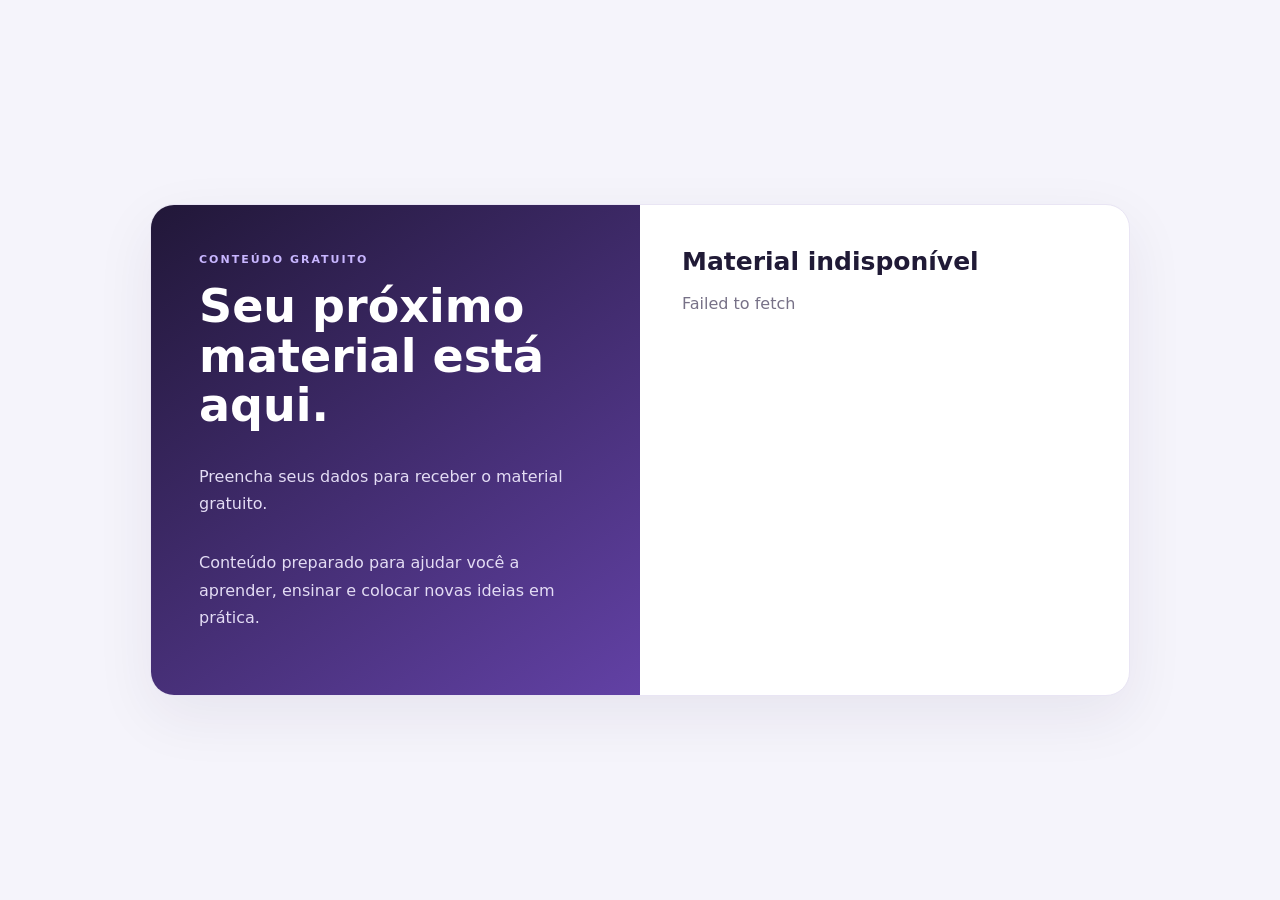
<file: captura.html>
<!doctype html>
<html lang="pt-BR">
<head>
<meta charset="utf-8"><meta name="viewport" content="width=device-width,initial-scale=1">
<meta name="theme-color" content="#171329"><title>Material gratuito | VIRAL SALES AI</title>
<style>
:root{font-family:Inter,system-ui,-apple-system,Segoe UI,sans-serif;color:#201a36;background:#f5f4fb}*{box-sizing:border-box}body{margin:0;min-height:100vh;display:grid;place-items:center;padding:24px}.shell{width:min(100%,980px);display:grid;grid-template-columns:1fr 1fr;background:#fff;border:1px solid #e9e5f4;border-radius:24px;overflow:hidden;box-shadow:0 20px 60px #25164b12}.visual{background:linear-gradient(145deg,#211738,#6241a5);color:#fff;padding:48px;display:flex;flex-direction:column;justify-content:center}.eyebrow{font-size:11px;letter-spacing:2px;font-weight:800;color:#c8b6ff}.visual h1{font-size:clamp(30px,4vw,46px);line-height:1.08;margin:16px 0}.visual p{color:#e3dcf4;line-height:1.7}.form{padding:42px}.form h2{margin:0 0 8px;font-size:25px}.muted{color:#777187;line-height:1.5}.field{display:block;margin:17px 0;font-size:13px;font-weight:700}.field input{display:block;width:100%;margin-top:7px;padding:14px;border:1px solid #ddd7eb;border-radius:10px;font:inherit;font-weight:400}.consent{display:flex;gap:10px;align-items:flex-start;font-size:12px;color:#625c70;line-height:1.5;margin:18px 0}.consent input{margin-top:3px}.btn{width:100%;border:0;border-radius:11px;background:#704ee0;color:#fff;font-weight:800;padding:15px;font-size:15px;cursor:pointer}.btn:disabled{opacity:.6;cursor:wait}.message{font-size:13px;line-height:1.5;margin-top:16px}.success{background:#f1edff;padding:18px;border-radius:12px}.success a{color:#5e3bc5;font-weight:800;display:inline-block;margin-top:12px}.hp{position:absolute;left:-9999px}@media(max-width:720px){.shell{grid-template-columns:1fr}.visual,.form{padding:30px}}
</style>
</head>
<body>
<main class="shell">
<section class="visual"><span class="eyebrow">CONTEÚDO GRATUITO</span><h1 id="title">Seu próximo material está aqui.</h1><p id="description">Preencha seus dados para receber o material gratuito.</p><p>Conteúdo preparado para ajudar você a aprender, ensinar e colocar novas ideias em prática.</p></section>
<section class="form"><div id="form-area"><h2>Receba seu material gratuito</h2><p class="muted">Informe seus dados. O link para acessar o material será apresentado após o cadastro.</p>
<form id="lead-form">
<label class="field">Seu nome<input name="name" autocomplete="name" required maxlength="120" placeholder="Como podemos chamar você?"></label>
<label class="field">E-mail<input name="email" type="email" autocomplete="email" maxlength="254" placeholder="voce@email.com"></label>
<label class="field">WhatsApp<input name="whatsapp" type="tel" autocomplete="tel" maxlength="30" placeholder="(DDD) 99999-9999"></label>
<label class="hp" aria-hidden="true">Website<input name="website" tabindex="-1" autocomplete="off"></label>
<label class="consent"><input name="consent" type="checkbox" required><span>Quero receber o material solicitado e aceito receber conteúdos e ofertas relacionados. Sei que posso cancelar essas comunicações a qualquer momento.</span></label>
<button class="btn" id="submit" type="submit">Quero receber gratuitamente</button><p class="message muted" id="message" aria-live="polite">Seus dados serão usados para entregar o material e registrar seu pedido.</p>
</form></div></section>
</main>
<script>
const API="https://nuyzvpkvawixidotuuio.supabase.co/functions/v1/vsa-lead-capture";
const slug=new URLSearchParams(location.search).get("slug")||"";
const form=document.querySelector("#lead-form"),button=document.querySelector("#submit"),message=document.querySelector("#message");
let magnet=null;
const attribution=()=>{const q=new URLSearchParams(location.search);return{source:q.get("utm_source")||"direct",medium:q.get("utm_medium")||"",campaign:q.get("utm_campaign")||"",content:q.get("utm_content")||"",term:q.get("utm_term")||"",referrer:document.referrer||""}};
(async()=>{try{const r=await fetch(API+"?slug="+encodeURIComponent(slug));const d=await r.json();if(!r.ok)throw new Error(d.error||"Material não encontrado.");magnet=d.lead_magnet;document.title=magnet.title+" | Material gratuito";document.querySelector("#title").textContent=magnet.title;document.querySelector("#description").textContent=magnet.description||"Cadastre-se gratuitamente para acessar este material."}catch(e){document.querySelector("#form-area").innerHTML='<h2>Material indisponível</h2><p class="muted">'+e.message+'</p>'}})();
form.addEventListener("submit",async e=>{e.preventDefault();if(!magnet)return;const data=Object.fromEntries(new FormData(form));button.disabled=true;button.textContent="Enviando...";message.textContent="Registrando seu pedido com segurança...";try{const r=await fetch(API,{method:"POST",headers:{"Content-Type":"application/json"},body:JSON.stringify({...data,slug,attribution:attribution()})});const d=await r.json();if(!r.ok)throw new Error(d.error||"Não foi possível concluir.");document.querySelector("#form-area").innerHTML='<div class="success"><h2>Cadastro realizado!</h2><p class="muted">'+(d.message||"Seu material está pronto.")+'</p><a href="'+d.asset_url+'" target="_blank" rel="noopener">ABRIR MEU MATERIAL ↗</a></div>'}catch(err){message.textContent=err.message;button.disabled=false;button.textContent="Quero receber gratuitamente"}});
</script>
</body></html>
</file>
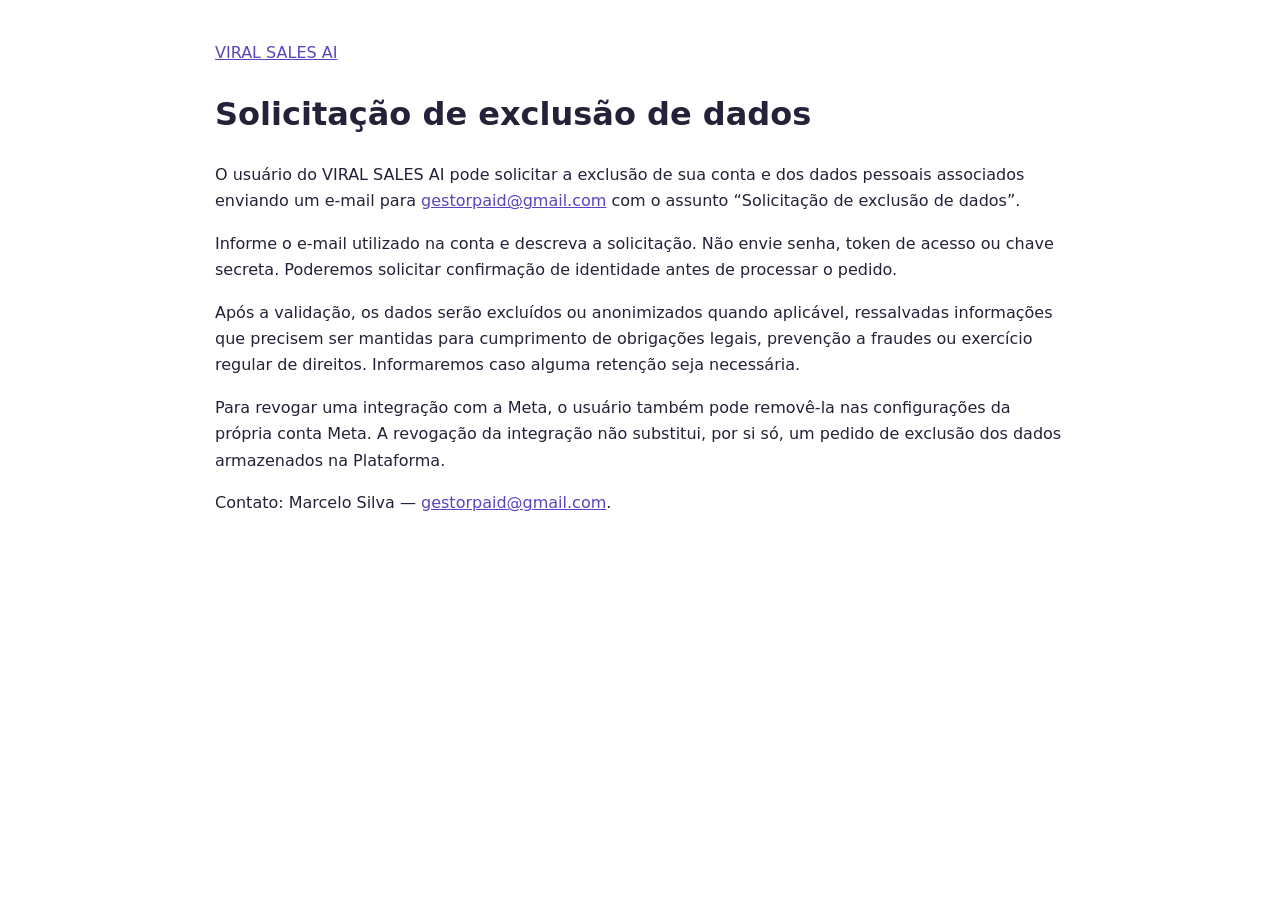
<file: data-deletion.html>
<!doctype html>
<html lang="pt-BR"><head><meta charset="utf-8"><meta name="viewport" content="width=device-width,initial-scale=1"><title>Exclusão de Dados — VIRAL SALES AI</title><style>body{font:16px/1.65 system-ui,sans-serif;max-width:850px;margin:40px auto;padding:0 20px;color:#242238}a{color:#5b45bd}</style></head><body>
<p><a href="./index.html">VIRAL SALES AI</a></p>
<h1>Solicitação de exclusão de dados</h1>
<p>O usuário do VIRAL SALES AI pode solicitar a exclusão de sua conta e dos dados pessoais associados enviando um e-mail para <a href="mailto:gestorpaid@gmail.com?subject=Solicita%C3%A7%C3%A3o%20de%20exclus%C3%A3o%20de%20dados">gestorpaid@gmail.com</a> com o assunto “Solicitação de exclusão de dados”.</p>
<p>Informe o e-mail utilizado na conta e descreva a solicitação. Não envie senha, token de acesso ou chave secreta. Poderemos solicitar confirmação de identidade antes de processar o pedido.</p>
<p>Após a validação, os dados serão excluídos ou anonimizados quando aplicável, ressalvadas informações que precisem ser mantidas para cumprimento de obrigações legais, prevenção a fraudes ou exercício regular de direitos. Informaremos caso alguma retenção seja necessária.</p>
<p>Para revogar uma integração com a Meta, o usuário também pode removê-la nas configurações da própria conta Meta. A revogação da integração não substitui, por si só, um pedido de exclusão dos dados armazenados na Plataforma.</p>
<p>Contato: Marcelo Silva — <a href="mailto:gestorpaid@gmail.com">gestorpaid@gmail.com</a>.</p>
</body></html>
</file>
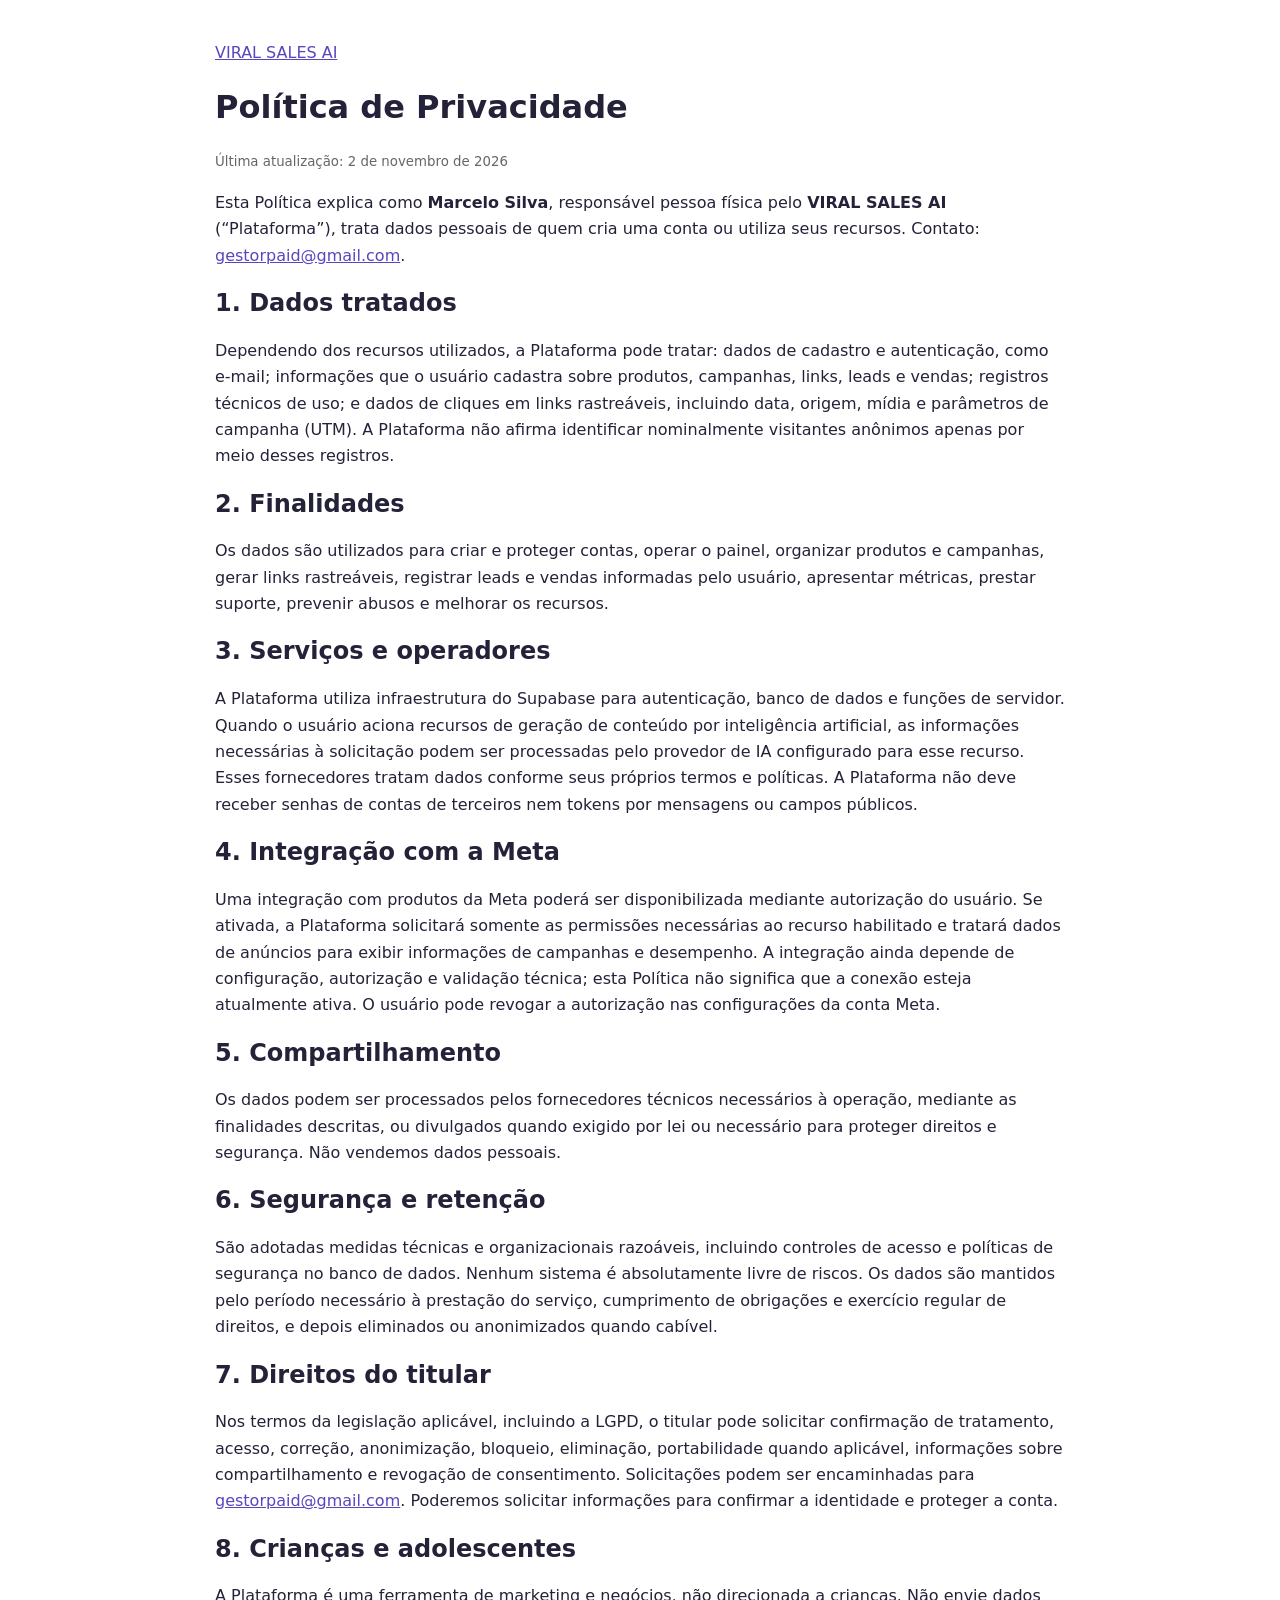
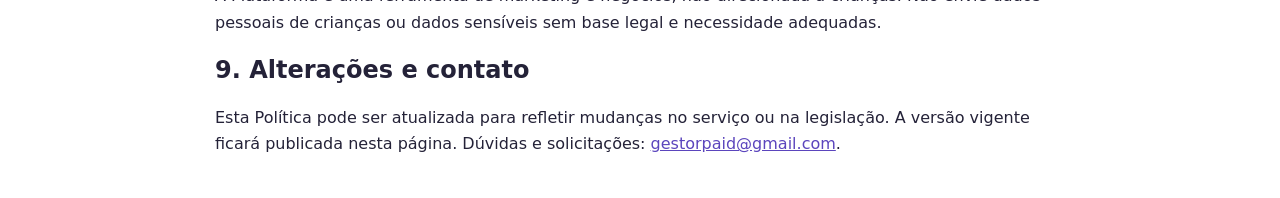
<file: privacy.html>
<!doctype html>
<html lang="pt-BR"><head><meta charset="utf-8"><meta name="viewport" content="width=device-width,initial-scale=1"><title>Política de Privacidade — VIRAL SALES AI</title><style>body{font:16px/1.65 system-ui,sans-serif;max-width:850px;margin:40px auto;padding:0 20px;color:#242238}h1,h2{line-height:1.2}a{color:#5b45bd}small{color:#666}</style></head><body>
<p><a href="./index.html">VIRAL SALES AI</a></p>
<h1>Política de Privacidade</h1><p><small>Última atualização: 2 de novembro de 2026</small></p>
<p>Esta Política explica como <strong>Marcelo Silva</strong>, responsável pessoa física pelo <strong>VIRAL SALES AI</strong> (“Plataforma”), trata dados pessoais de quem cria uma conta ou utiliza seus recursos. Contato: <a href="mailto:gestorpaid@gmail.com">gestorpaid@gmail.com</a>.</p>
<h2>1. Dados tratados</h2>
<p>Dependendo dos recursos utilizados, a Plataforma pode tratar: dados de cadastro e autenticação, como e-mail; informações que o usuário cadastra sobre produtos, campanhas, links, leads e vendas; registros técnicos de uso; e dados de cliques em links rastreáveis, incluindo data, origem, mídia e parâmetros de campanha (UTM). A Plataforma não afirma identificar nominalmente visitantes anônimos apenas por meio desses registros.</p>
<h2>2. Finalidades</h2>
<p>Os dados são utilizados para criar e proteger contas, operar o painel, organizar produtos e campanhas, gerar links rastreáveis, registrar leads e vendas informadas pelo usuário, apresentar métricas, prestar suporte, prevenir abusos e melhorar os recursos.</p>
<h2>3. Serviços e operadores</h2>
<p>A Plataforma utiliza infraestrutura do Supabase para autenticação, banco de dados e funções de servidor. Quando o usuário aciona recursos de geração de conteúdo por inteligência artificial, as informações necessárias à solicitação podem ser processadas pelo provedor de IA configurado para esse recurso. Esses fornecedores tratam dados conforme seus próprios termos e políticas. A Plataforma não deve receber senhas de contas de terceiros nem tokens por mensagens ou campos públicos.</p>
<h2>4. Integração com a Meta</h2>
<p>Uma integração com produtos da Meta poderá ser disponibilizada mediante autorização do usuário. Se ativada, a Plataforma solicitará somente as permissões necessárias ao recurso habilitado e tratará dados de anúncios para exibir informações de campanhas e desempenho. A integração ainda depende de configuração, autorização e validação técnica; esta Política não significa que a conexão esteja atualmente ativa. O usuário pode revogar a autorização nas configurações da conta Meta.</p>
<h2>5. Compartilhamento</h2>
<p>Os dados podem ser processados pelos fornecedores técnicos necessários à operação, mediante as finalidades descritas, ou divulgados quando exigido por lei ou necessário para proteger direitos e segurança. Não vendemos dados pessoais.</p>
<h2>6. Segurança e retenção</h2>
<p>São adotadas medidas técnicas e organizacionais razoáveis, incluindo controles de acesso e políticas de segurança no banco de dados. Nenhum sistema é absolutamente livre de riscos. Os dados são mantidos pelo período necessário à prestação do serviço, cumprimento de obrigações e exercício regular de direitos, e depois eliminados ou anonimizados quando cabível.</p>
<h2>7. Direitos do titular</h2>
<p>Nos termos da legislação aplicável, incluindo a LGPD, o titular pode solicitar confirmação de tratamento, acesso, correção, anonimização, bloqueio, eliminação, portabilidade quando aplicável, informações sobre compartilhamento e revogação de consentimento. Solicitações podem ser encaminhadas para <a href="mailto:gestorpaid@gmail.com">gestorpaid@gmail.com</a>. Poderemos solicitar informações para confirmar a identidade e proteger a conta.</p>
<h2>8. Crianças e adolescentes</h2>
<p>A Plataforma é uma ferramenta de marketing e negócios, não direcionada a crianças. Não envie dados pessoais de crianças ou dados sensíveis sem base legal e necessidade adequadas.</p>
<h2>9. Alterações e contato</h2>
<p>Esta Política pode ser atualizada para refletir mudanças no serviço ou na legislação. A versão vigente ficará publicada nesta página. Dúvidas e solicitações: <a href="mailto:gestorpaid@gmail.com">gestorpaid@gmail.com</a>.</p>
</body></html>
</file>
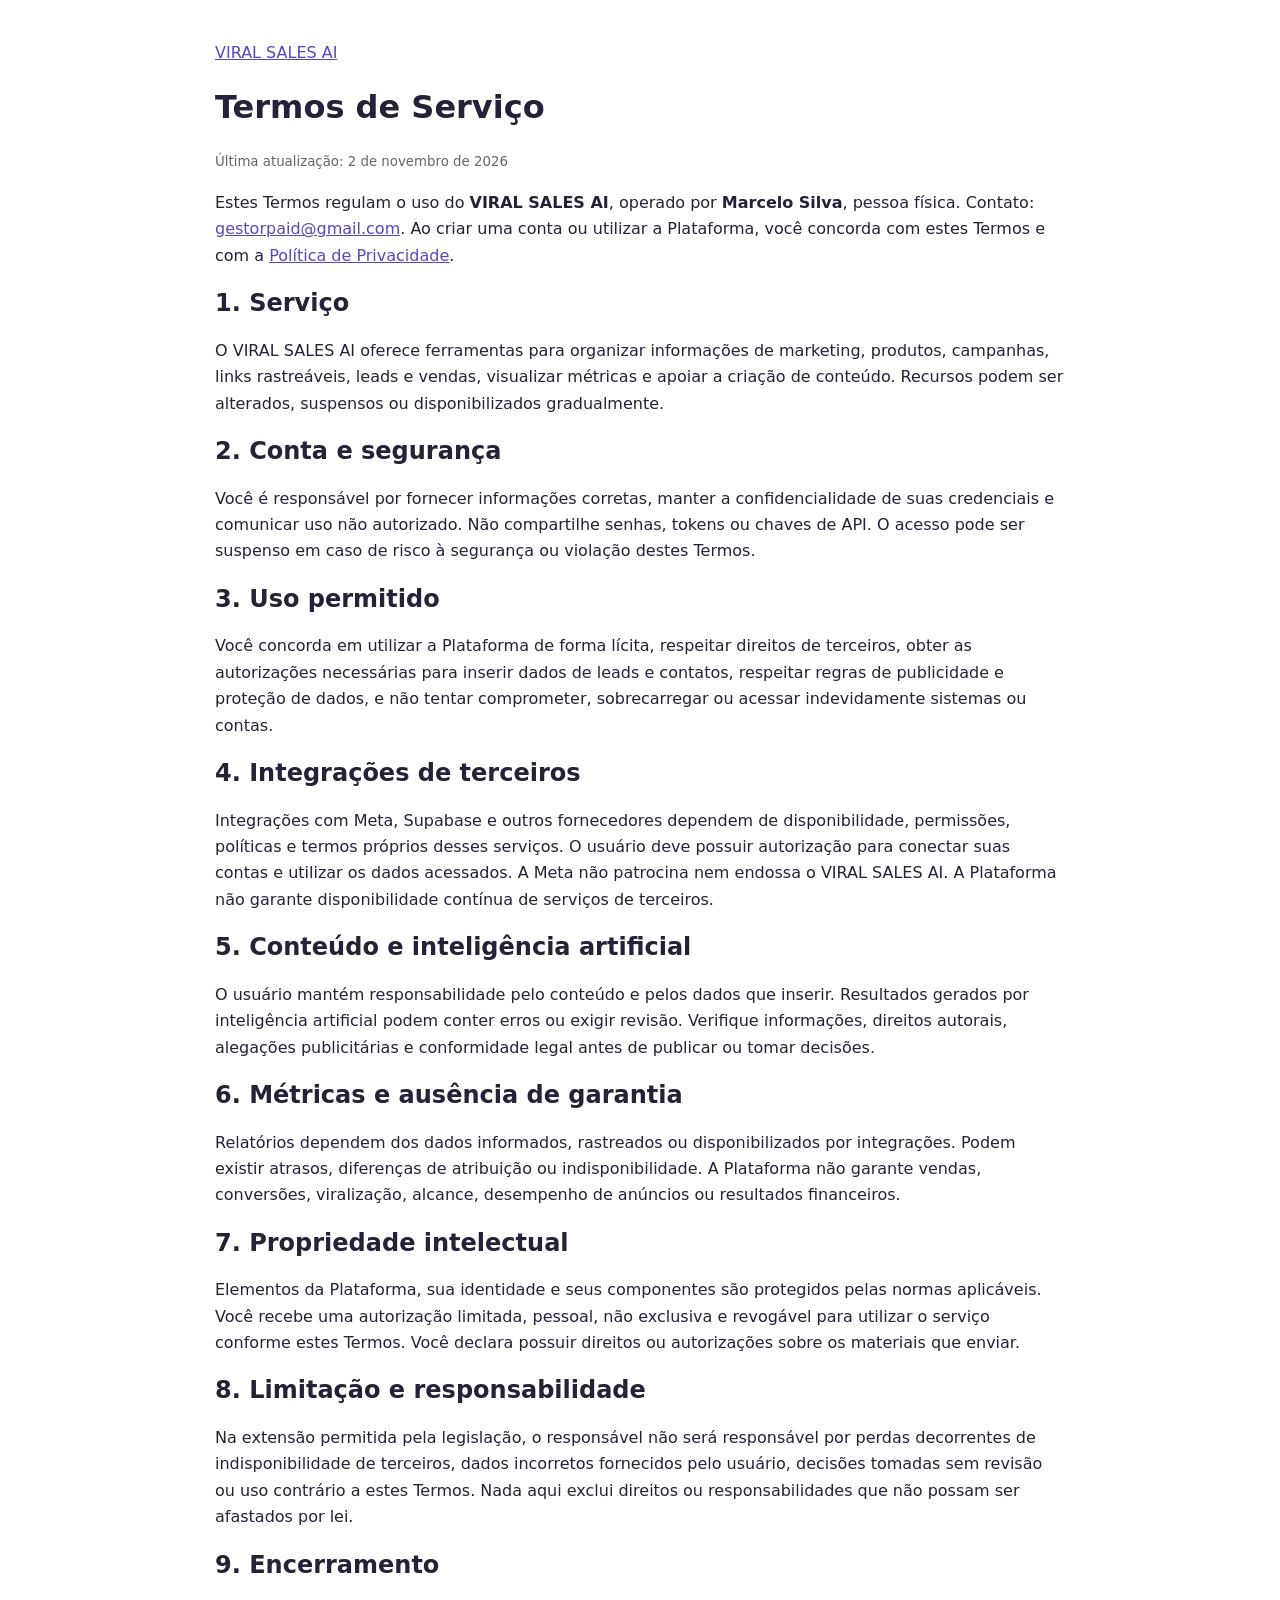
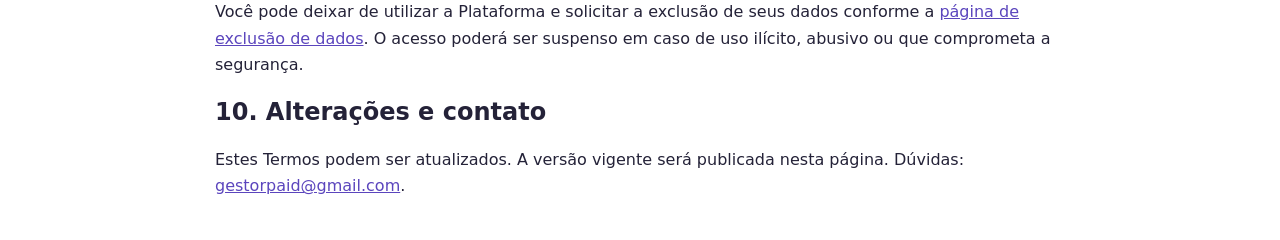
<file: terms.html>
<!doctype html>
<html lang="pt-BR"><head><meta charset="utf-8"><meta name="viewport" content="width=device-width,initial-scale=1"><title>Termos de Serviço — VIRAL SALES AI</title><style>body{font:16px/1.65 system-ui,sans-serif;max-width:850px;margin:40px auto;padding:0 20px;color:#242238}h1,h2{line-height:1.2}a{color:#5b45bd}small{color:#666}</style></head><body>
<p><a href="./index.html">VIRAL SALES AI</a></p>
<h1>Termos de Serviço</h1><p><small>Última atualização: 2 de novembro de 2026</small></p>
<p>Estes Termos regulam o uso do <strong>VIRAL SALES AI</strong>, operado por <strong>Marcelo Silva</strong>, pessoa física. Contato: <a href="mailto:gestorpaid@gmail.com">gestorpaid@gmail.com</a>. Ao criar uma conta ou utilizar a Plataforma, você concorda com estes Termos e com a <a href="./privacy.html">Política de Privacidade</a>.</p>
<h2>1. Serviço</h2>
<p>O VIRAL SALES AI oferece ferramentas para organizar informações de marketing, produtos, campanhas, links rastreáveis, leads e vendas, visualizar métricas e apoiar a criação de conteúdo. Recursos podem ser alterados, suspensos ou disponibilizados gradualmente.</p>
<h2>2. Conta e segurança</h2>
<p>Você é responsável por fornecer informações corretas, manter a confidencialidade de suas credenciais e comunicar uso não autorizado. Não compartilhe senhas, tokens ou chaves de API. O acesso pode ser suspenso em caso de risco à segurança ou violação destes Termos.</p>
<h2>3. Uso permitido</h2>
<p>Você concorda em utilizar a Plataforma de forma lícita, respeitar direitos de terceiros, obter as autorizações necessárias para inserir dados de leads e contatos, respeitar regras de publicidade e proteção de dados, e não tentar comprometer, sobrecarregar ou acessar indevidamente sistemas ou contas.</p>
<h2>4. Integrações de terceiros</h2>
<p>Integrações com Meta, Supabase e outros fornecedores dependem de disponibilidade, permissões, políticas e termos próprios desses serviços. O usuário deve possuir autorização para conectar suas contas e utilizar os dados acessados. A Meta não patrocina nem endossa o VIRAL SALES AI. A Plataforma não garante disponibilidade contínua de serviços de terceiros.</p>
<h2>5. Conteúdo e inteligência artificial</h2>
<p>O usuário mantém responsabilidade pelo conteúdo e pelos dados que inserir. Resultados gerados por inteligência artificial podem conter erros ou exigir revisão. Verifique informações, direitos autorais, alegações publicitárias e conformidade legal antes de publicar ou tomar decisões.</p>
<h2>6. Métricas e ausência de garantia</h2>
<p>Relatórios dependem dos dados informados, rastreados ou disponibilizados por integrações. Podem existir atrasos, diferenças de atribuição ou indisponibilidade. A Plataforma não garante vendas, conversões, viralização, alcance, desempenho de anúncios ou resultados financeiros.</p>
<h2>7. Propriedade intelectual</h2>
<p>Elementos da Plataforma, sua identidade e seus componentes são protegidos pelas normas aplicáveis. Você recebe uma autorização limitada, pessoal, não exclusiva e revogável para utilizar o serviço conforme estes Termos. Você declara possuir direitos ou autorizações sobre os materiais que enviar.</p>
<h2>8. Limitação e responsabilidade</h2>
<p>Na extensão permitida pela legislação, o responsável não será responsável por perdas decorrentes de indisponibilidade de terceiros, dados incorretos fornecidos pelo usuário, decisões tomadas sem revisão ou uso contrário a estes Termos. Nada aqui exclui direitos ou responsabilidades que não possam ser afastados por lei.</p>
<h2>9. Encerramento</h2>
<p>Você pode deixar de utilizar a Plataforma e solicitar a exclusão de seus dados conforme a <a href="./data-deletion.html">página de exclusão de dados</a>. O acesso poderá ser suspenso em caso de uso ilícito, abusivo ou que comprometa a segurança.</p>
<h2>10. Alterações e contato</h2>
<p>Estes Termos podem ser atualizados. A versão vigente será publicada nesta página. Dúvidas: <a href="mailto:gestorpaid@gmail.com">gestorpaid@gmail.com</a>.</p>
</body></html>
</file>
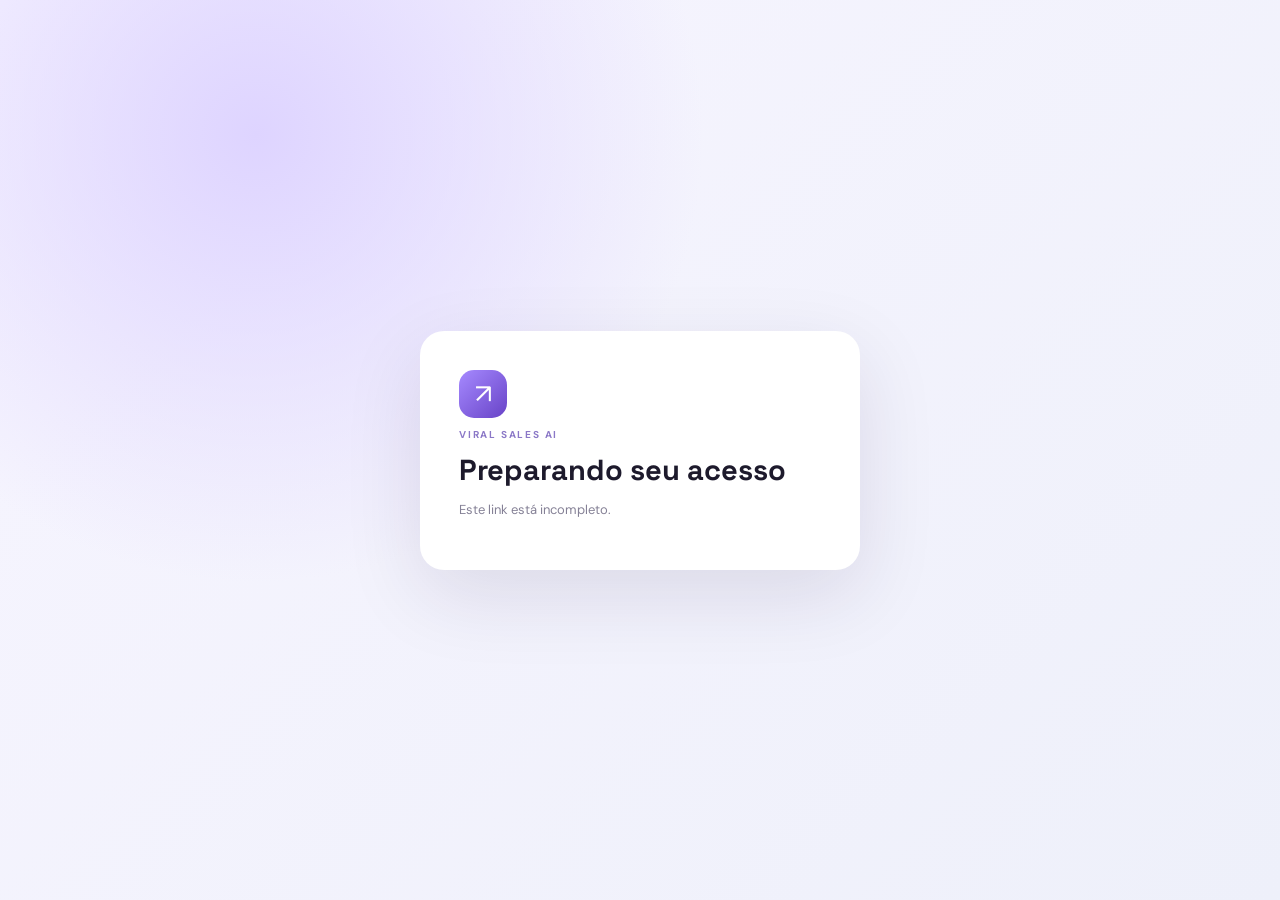
<file: track.html>
<!doctype html><html lang="pt-BR"><head><meta charset="utf-8"><meta name="viewport" content="width=device-width,initial-scale=1"><meta name="robots" content="noindex,nofollow"><title>Redirecionando · VIRAL SALES AI</title><link rel="stylesheet" href="assets/css/app.css"></head><body><main class="auth-screen"><div class="auth-card"><div class="brand-mark">↗</div><p class="eyebrow">VIRAL SALES AI</p><h1>Preparando seu acesso</h1><p id="status" class="muted">Registrando o clique e redirecionando...</p></div></main>
<script>
(async()=>{
 const status=document.querySelector("#status"),params=new URLSearchParams(location.search),code=params.get("code");
 if(!code){status.textContent="Este link está incompleto.";return}
 try{
  const response=await fetch("https://nuyzvpkvawixidotuuio.supabase.co/functions/v1/vsa-track-click",{method:"POST",headers:{"Content-Type":"application/json"},body:JSON.stringify({code,source:params.get("utm_source"),medium:params.get("utm_medium"),campaign:params.get("utm_campaign")})});
  const data=await response.json();if(!response.ok||!data.destination_url)throw new Error(data.error||"Link não encontrado");
  const destination=new URL(data.destination_url);if(!["https:","http:"].includes(destination.protocol))throw new Error("Destino inválido");
  status.textContent="Clique registrado. Redirecionando...";location.replace(destination.href);
 }catch(error){status.textContent=error.message||"Não foi possível validar este link."}
})();
</script></body></html>
</file>
<file: assets/css/app.css>
@import url('https://fonts.googleapis.com/css2?family=DM+Sans:wght@400;500;600;700&family=Space+Grotesk:wght@500;600;700&display=swap');
:root{--bg:#f5f6fb;--panel:#fff;--ink:#1d1a2c;--muted:#858196;--line:#e9e7f0;--purple:#7654d8;--purple2:#9d7cf0;--nav:#171329;--green:#159b72;--shadow:0 12px 34px #24164b0c}
*{box-sizing:border-box}body{margin:0;background:var(--bg);color:var(--ink);font-family:'DM Sans',sans-serif}button,input,textarea,select{font:inherit}button{cursor:pointer}.hidden{display:none!important}.auth-screen{min-height:100vh;display:grid;place-items:center;padding:22px;background:radial-gradient(circle at 20% 15%,#ded4ff 0,transparent 35%),linear-gradient(135deg,#f7f5ff,#eef0fa)}.auth-card{width:min(440px,100%);background:#fff;border:1px solid #ffffffb8;border-radius:24px;padding:38px;box-shadow:0 25px 80px #2114421c}.brand-mark{width:48px;height:48px;display:grid;place-items:center;border-radius:15px;background:linear-gradient(135deg,#a68aff,#6843c7);color:#fff;font-size:27px}.brand-mark.small{width:36px;height:36px;font-size:20px}.eyebrow{font-size:10px;letter-spacing:1.8px;font-weight:700;color:#8b78c7}.auth-card h1,.brand{font-family:'Space Grotesk',sans-serif}.auth-card h1{font-size:29px;margin:8px 0}.auth-card h1 span,.brand b{color:var(--purple)}.muted{color:var(--muted);font-size:13px}.auth-card label,.field{display:grid;gap:7px;margin:17px 0;font-size:12px;font-weight:700}.auth-card input,.field input,.field textarea,.field select{width:100%;border:1px solid var(--line);border-radius:10px;padding:12px;background:#fff;outline:none}.auth-card input:focus,.field input:focus{border-color:var(--purple);box-shadow:0 0 0 3px #7654d81a}.auth-actions{display:flex;gap:10px;margin-top:22px}.btn{border:0;border-radius:10px;padding:11px 16px;font-weight:700}.primary{background:var(--purple);color:#fff}.ghost{background:#f1edfc;color:var(--purple)}.text-button{border:0;background:none;color:var(--purple);padding:12px 0;font-size:12px}.message{font-size:12px;line-height:1.5;color:var(--muted)}.app-shell{min-height:100vh;display:grid;grid-template-columns:248px 1fr}.sidebar{background:var(--nav);color:#fff;padding:25px 16px;display:flex;flex-direction:column;min-height:100vh}.brand{display:flex;gap:11px;align-items:center;color:#fff;text-decoration:none;font-size:14px;letter-spacing:.3px;padding:0 8px 34px}.brand small{display:block;color:#938da9;font:9px 'DM Sans';letter-spacing:1.2px;margin-top:4px}.sidebar nav{display:grid;gap:7px}.nav-item{border:0;background:transparent;color:#aaa5bd;text-align:left;padding:13px;border-radius:10px;display:flex;gap:13px;align-items:center;font-size:13px}.nav-item.active,.nav-item:hover{background:#332752;color:#fff}.nav-item.active{box-shadow:inset 3px 0 #a78af4}.sidebar-bottom{margin-top:auto;border-top:1px solid #ffffff1b;padding:18px 8px 0;display:flex;align-items:center;gap:8px;font-size:11px;color:#b8b2c9}.status-dot{width:8px;height:8px;border-radius:50%;background:#36c995}.logout{margin-left:auto;background:none;border:0;color:#c9c3d8;font-size:11px}.main{padding:30px clamp(18px,4vw,54px);max-width:1600px;width:100%;margin:auto}.topbar{display:flex;align-items:center;justify-content:space-between;margin-bottom:28px}.topbar h2{font:600 27px 'Space Grotesk';margin:4px 0}.top-actions{display:flex;gap:15px;align-items:center}.avatar{border:0;background:#e9e2ff;color:#6748bc;width:38px;height:38px;border-radius:50%;font-weight:700}.stats{display:grid;grid-template-columns:repeat(4,1fr);gap:15px}.card,.stat{background:var(--panel);border:1px solid var(--line);border-radius:15px;box-shadow:var(--shadow)}.stat{padding:20px}.stat .label{font-size:12px;color:var(--muted)}.stat strong{display:block;font:600 28px 'Space Grotesk';margin:12px 0 4px}.stat small{font-size:11px;color:var(--muted)}.stat-icon{float:right;color:var(--purple);background:#f0ebff;padding:9px;border-radius:10px}.content-grid{display:grid;grid-template-columns:1.5fr 1fr;gap:16px;margin-top:18px}.card{padding:21px}.card h3{font:600 15px 'Space Grotesk';margin:0 0 16px}.chart{height:210px;display:flex;align-items:end;gap:12px;padding:12px 4px 0;border-bottom:1px solid var(--line)}.bar-wrap{flex:1;display:grid;gap:8px;justify-items:center;height:100%;align-content:end}.bar{width:min(34px,75%);border-radius:7px 7px 2px 2px;background:linear-gradient(180deg,#a88df2,#7150d2);min-height:4px}.bar-wrap small{font-size:10px;color:var(--muted)}.empty{padding:28px;text-align:center;color:var(--muted);font-size:13px}.section-head{display:flex;align-items:center;justify-content:space-between;gap:12px;margin:22px 0 14px}.section-head h3{font:600 17px 'Space Grotesk';margin:0}.table-wrap{overflow:auto}.data-table{width:100%;border-collapse:collapse;font-size:12px}.data-table th,.data-table td{text-align:left;padding:13px 10px;border-bottom:1px solid var(--line);white-space:nowrap}.data-table th{color:var(--muted);font-weight:600}.pill{display:inline-block;padding:5px 9px;border-radius:30px;background:#eee9fc;color:#6d4bc6;font-size:10px}.form-grid{display:grid;grid-template-columns:repeat(2,1fr);gap:4px 14px}.form-card{max-width:650px}.form-card .btn{margin-top:10px}.link-box{background:#f5f2fc;padding:12px;border-radius:9px;font-size:12px;word-break:break-all}.notice{background:#f4f0ff;border:1px solid #e7defe;color:#5e4a96;padding:14px;border-radius:11px;font-size:12px;line-height:1.5}.toast{position:fixed;bottom:22px;right:22px;background:#211a37;color:white;padding:13px 18px;border-radius:10px;box-shadow:var(--shadow);opacity:0;transform:translateY(10px);transition:.2s;pointer-events:none;font-size:12px}.toast.show{opacity:1;transform:translateY(0)}footer{padding:35px 0 10px;color:#aaa5b7;font-size:10px;letter-spacing:1px}footer span{color:var(--purple)}
@media(max-width:1000px){.stats{grid-template-columns:repeat(2,1fr)}.content-grid{grid-template-columns:1fr}}@media(max-width:700px){.app-shell{grid-template-columns:1fr}.sidebar{min-height:auto;padding:12px;position:sticky;top:0;z-index:5}.brand{padding:0 6px 12px}.sidebar nav{display:flex;overflow:auto}.nav-item{white-space:nowrap;padding:10px;font-size:11px}.nav-item span{display:inline}.sidebar-bottom{display:none}.main{padding:22px 14px}.topbar h2{font-size:22px}.top-actions .muted{display:none}.stats{gap:9px}.stat{padding:14px}.stat strong{font-size:23px}.auth-card{padding:27px 22px}.form-grid{grid-template-columns:1fr}}

.funnel-row{display:flex;justify-content:space-between;align-items:center;padding:13px 0;border-bottom:1px solid var(--line);font-size:13px}.funnel-row span{color:var(--muted)}.funnel-row b{font:600 16px 'Space Grotesk'}.inline-select{border:1px solid var(--line);border-radius:8px;background:#fff;padding:7px;font-size:11px;color:var(--ink);max-width:130px}.field input[type=checkbox]{display:inline-block;width:auto;margin-right:7px;accent-color:var(--purple)}.field span{font-weight:500;line-height:1.5}

.creative-output{margin-top:18px;padding:18px;border:1px solid #ded5f7;background:#faf8ff;border-radius:12px;line-height:1.65;font-size:13px;white-space:normal}.creative-output h3{font:600 18px 'Space Grotesk';color:var(--purple)}.creative-output p{overflow-wrap:anywhere}.creative-output button{margin-top:8px}.creative-output br{line-height:2}

/* Growth Command Center */
.growth-hero{position:relative;overflow:hidden;display:grid;grid-template-columns:1.4fr .6fr;align-items:center;min-height:250px;padding:34px 38px;border:1px solid #38305e;border-radius:20px;background:radial-gradient(circle at 82% 45%,#5635a755,transparent 28%),linear-gradient(115deg,#171329,#21183d 58%,#111d31);color:#fff}
.hero-copy{position:relative;z-index:1;max-width:690px}.hero-kicker,.section-kicker{font-size:9px;letter-spacing:1.7px;font-weight:700;color:#a993ff}.growth-hero h1{font:700 clamp(25px,3vw,38px) 'Space Grotesk';line-height:1.12;margin:15px 0 10px;max-width:650px}.growth-hero h1 em{font-style:normal;color:#b69cff}.growth-hero p{max-width:600px;color:#c2bdd4;font-size:13px;line-height:1.7}.hero-actions{display:flex;gap:10px;flex-wrap:wrap;margin-top:22px}.hero-primary{background:linear-gradient(100deg,#7654d8,#a43cf0);color:white}.hero-secondary{background:#ffffff12;border:1px solid #ffffff2b;color:#fff}.hero-orbit{position:relative;width:210px;height:210px;justify-self:center;border:1px solid #a78bfa40;border-radius:50%;box-shadow:0 0 65px #7846db24,inset 0 0 45px #7846db20}.hero-orbit:before,.hero-orbit:after{content:"";position:absolute;inset:23px;border:1px dashed #b69cff55;border-radius:50%}.hero-orbit:after{inset:48px;border-style:solid;border-color:#7c5bd655}.orbit-core{position:absolute;inset:66px;display:grid;place-content:center;text-align:center;border-radius:50%;background:linear-gradient(145deg,#9a6df2,#4e2ba2);font:700 25px 'Space Grotesk';box-shadow:0 0 30px #8b5cf688}.orbit-core small{font-size:10px;letter-spacing:3px}.orbit-node{position:absolute;padding:6px 8px;border:1px solid #a78bfa66;border-radius:20px;background:#21183d;color:#ddd2ff;font-size:8px;letter-spacing:1px}.node-one{top:8px;left:74px}.node-two{right:-13px;top:100px}.node-three{bottom:15px;left:63px}.growth-heading{display:flex;align-items:end;justify-content:space-between;margin:27px 0 13px}.growth-heading h3,.panel-heading h3{font:600 18px 'Space Grotesk';margin:5px 0 0}.live-status{font-size:10px;color:var(--muted)}.live-status i{display:inline-block;width:7px;height:7px;border-radius:50%;background:#16b982;margin-right:6px}.growth-stats{display:grid;grid-template-columns:repeat(4,1fr);gap:13px}.growth-stat{position:relative;padding:19px;background:linear-gradient(145deg,#fff,#fbfaff);border:1px solid var(--line);border-radius:15px;box-shadow:var(--shadow)}.growth-stat small{display:block;color:var(--muted);font-size:9px;letter-spacing:1px;font-weight:700}.growth-stat strong{display:block;font:700 25px 'Space Grotesk';margin:12px 0 3px;overflow-wrap:anywhere}.growth-stat>span:last-child{font-size:10px;color:var(--muted)}.growth-stat-icon{position:absolute;right:16px;top:15px;display:grid;place-items:center;width:31px;height:31px;border-radius:10px;background:#f0ebff;color:var(--purple);font-size:17px}.growth-columns{display:grid;grid-template-columns:1.25fr 1fr;gap:14px;margin-top:15px}.growth-panel{padding:21px;background:var(--panel);border:1px solid var(--line);border-radius:16px;box-shadow:var(--shadow)}.panel-heading{display:flex;align-items:center;justify-content:space-between;gap:10px}.panel-tag{font-size:8px;letter-spacing:1px;color:var(--muted);background:#f2effa;padding:7px 9px;border-radius:20px}.growth-chart{height:170px;display:flex;align-items:end;gap:13px;padding:15px 5px 0;border-bottom:1px solid var(--line)}.growth-bar-wrap{flex:1;height:100%;display:flex;flex-direction:column;align-items:center;justify-content:end;gap:6px}.growth-bar-wrap b{font-size:9px;color:var(--muted)}.growth-bar{width:min(35px,70%);min-height:4px;border-radius:7px 7px 2px 2px;background:linear-gradient(180deg,#a98cf5,#6944cb)}.growth-bar-wrap small{font-size:9px;color:var(--muted)}.panel-footnote{font-size:10px;line-height:1.5;color:var(--muted);margin:13px 0 0}.growth-funnel{margin-top:12px}.growth-funnel div{display:flex;justify-content:space-between;padding:14px 2px;border-bottom:1px solid var(--line);font-size:12px}.growth-funnel span{color:var(--muted)}.growth-funnel b{font:600 16px 'Space Grotesk'}.engine-panel{margin-top:15px}.engine-grid{display:grid;grid-template-columns:repeat(3,1fr);gap:10px;margin-top:17px}.engine-card{display:flex;flex-direction:column;align-items:flex-start;gap:7px;text-align:left;padding:16px;border:1px solid var(--line);border-radius:12px;background:#fff;color:var(--ink);transition:.18s}.engine-card:hover{transform:translateY(-2px);border-color:#bba9ed;box-shadow:0 9px 22px #39216b12}.engine-card>span{display:grid;place-items:center;width:30px;height:30px;border-radius:9px;background:#f0ebff;color:var(--purple);font-size:17px}.engine-card b{font:600 12px 'Space Grotesk'}.engine-card small{font-size:10px;color:var(--muted)}.engine-card i{font-style:normal;font-size:10px;color:var(--purple);font-weight:700;margin-top:3px}
@media(max-width:1000px){.growth-stats{grid-template-columns:repeat(2,1fr)}.growth-columns{grid-template-columns:1fr}.growth-hero{grid-template-columns:1fr .4fr;padding:26px}.hero-orbit{transform:scale(.8)}}
@media(max-width:650px){.growth-hero{grid-template-columns:1fr;padding:23px}.hero-orbit{display:none}.growth-heading{align-items:flex-start;gap:10px;flex-direction:column}.growth-stats{gap:9px}.growth-stat{padding:14px}.growth-stat strong{font-size:21px}.engine-grid{grid-template-columns:repeat(2,1fr)}.growth-panel{padding:16px}}

/* Audience Finder research workspace */
.audience-hero{display:flex;align-items:center;justify-content:space-between;gap:25px;padding:27px 30px;border-radius:17px;background:linear-gradient(115deg,#171329,#29204a 65%,#17283c);border:1px solid #45346c;color:white;margin-bottom:15px}.audience-hero>div:first-child{max-width:760px}.audience-hero h2{font:700 24px 'Space Grotesk';line-height:1.2;margin:10px 0}.audience-hero p{font-size:12px;line-height:1.6;color:#c5bfd8;margin:0}.audience-hero-mark{font-size:65px;color:#b69cff;text-shadow:0 0 35px #a78bfa88;padding:0 20px}.audience-form-card{max-width:none}.audience-step{display:flex;align-items:center;gap:12px;margin-bottom:16px}.audience-step>span{display:grid;place-items:center;width:32px;height:32px;border-radius:10px;background:#eee9fc;color:#714dca;font:700 12px 'Space Grotesk'}.audience-step b{display:block;font:600 14px 'Space Grotesk'}.audience-step small{display:block;color:var(--muted);font-size:10px;margin-top:3px}.audience-guide,.audience-saved-card{margin-top:15px;padding:20px;background:var(--panel);border:1px solid var(--line);border-radius:15px}.signal-grid{display:grid;grid-template-columns:repeat(4,1fr);gap:10px}.signal-grid>div{padding:13px;border:1px solid var(--line);border-radius:10px;background:#fcfbff}.signal-grid b{display:block;font-size:11px}.signal-grid small{display:block;margin-top:6px;font-size:10px;line-height:1.5;color:var(--muted)}.audience-results{margin-top:18px}.audience-results-head{display:flex;justify-content:space-between;gap:15px;align-items:start;margin-bottom:13px}.audience-results-head h3{font:600 17px 'Space Grotesk';margin:5px 0}.audience-results-head p{font-size:11px;line-height:1.6;color:var(--muted);max-width:650px}.research-grid{display:grid;grid-template-columns:repeat(4,1fr);gap:10px}.research-card{display:flex;flex-direction:column;align-items:flex-start;padding:14px;border:1px solid var(--line);border-radius:12px;background:#fff;min-height:175px}.research-number{font-size:9px;letter-spacing:1px;color:var(--purple);font-weight:700}.research-card b{font:600 12px 'Space Grotesk';margin:8px 0}.research-card small{font-size:10px;line-height:1.45;color:var(--muted);margin-bottom:12px}.research-card a{font-size:10px;padding:8px 9px;margin-top:auto}.research-card .text-button{padding:9px 0 0}.capture-form{margin-top:14px;max-width:100%;border-style:dashed}.audience-saved-card .panel-heading{margin-bottom:8px}
@media(max-width:950px){.research-grid{grid-template-columns:repeat(2,1fr)}.signal-grid{grid-template-columns:repeat(2,1fr)}}
@media(max-width:600px){.audience-hero{padding:20px}.audience-hero h2{font-size:20px}.audience-hero-mark{font-size:40px;padding:0}.research-grid{grid-template-columns:1fr}.signal-grid{grid-template-columns:1fr 1fr}.audience-results-head{flex-direction:column}}

/* Traffic Intelligence */
.traffic-intro{display:flex;justify-content:space-between;align-items:center;padding:27px 30px;border-radius:17px;background:linear-gradient(115deg,#171329,#29204a 65%,#17283c);border:1px solid #45346c;color:#fff;margin-bottom:15px}.traffic-intro h2{font:700 24px 'Space Grotesk';margin:10px 0}.traffic-intro p{font-size:12px;color:#c5bfd8;line-height:1.6}.traffic-mark{font-size:64px;color:#b69cff}.traffic-metrics{display:grid;grid-template-columns:repeat(4,1fr);gap:12px;margin-bottom:15px}.traffic-metrics article{padding:17px;border:1px solid var(--line);border-radius:14px;background:#fff;box-shadow:var(--shadow)}.traffic-metrics small{display:block;color:var(--muted);font-size:9px;letter-spacing:.8px;font-weight:700}.traffic-metrics strong{display:block;font:700 25px 'Space Grotesk';margin:10px 0 3px}.traffic-metrics span{font-size:10px;color:var(--muted)}.traffic-panel{padding:20px;background:#fff;border:1px solid var(--line);border-radius:15px;box-shadow:var(--shadow);margin-bottom:14px}.traffic-panel h3{font:600 16px 'Space Grotesk';margin:6px 0 13px}.traffic-panel>.muted{line-height:1.6}.traffic-columns{display:grid;grid-template-columns:1fr 1fr;gap:14px}.traffic-mix>div{display:flex;justify-content:space-between;padding:13px 0;border-bottom:1px solid var(--line);font-size:12px}.traffic-mix span{color:var(--muted)}.traffic-mix b{font:600 16px 'Space Grotesk'}.traffic-note{padding:12px;background:#f5f2fc;border-radius:9px;font-size:11px;line-height:1.6;color:#5e4a96}@media(max-width:900px){.traffic-metrics{grid-template-columns:repeat(2,1fr)}.traffic-columns{grid-template-columns:1fr}}@media(max-width:600px){.traffic-intro{padding:20px}.traffic-intro h2{font-size:20px}.traffic-mark{font-size:40px}}
</file>
